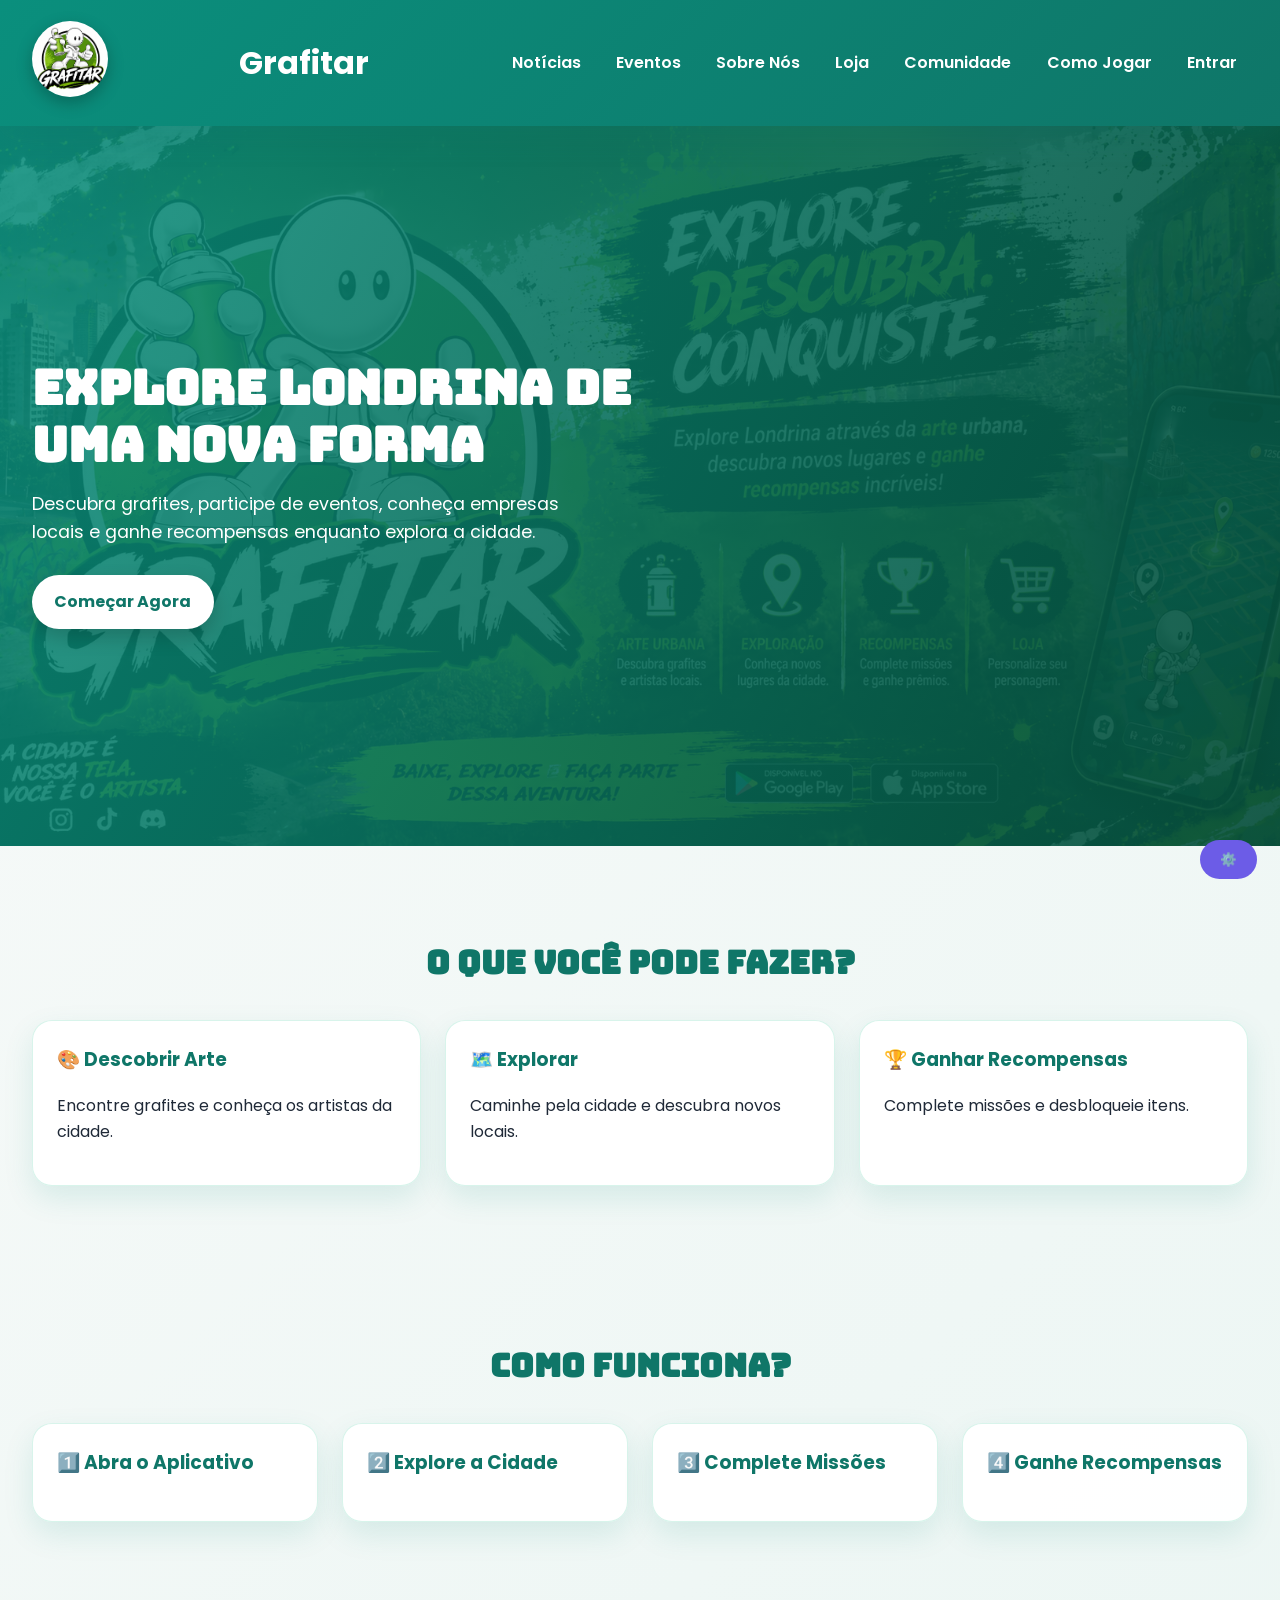
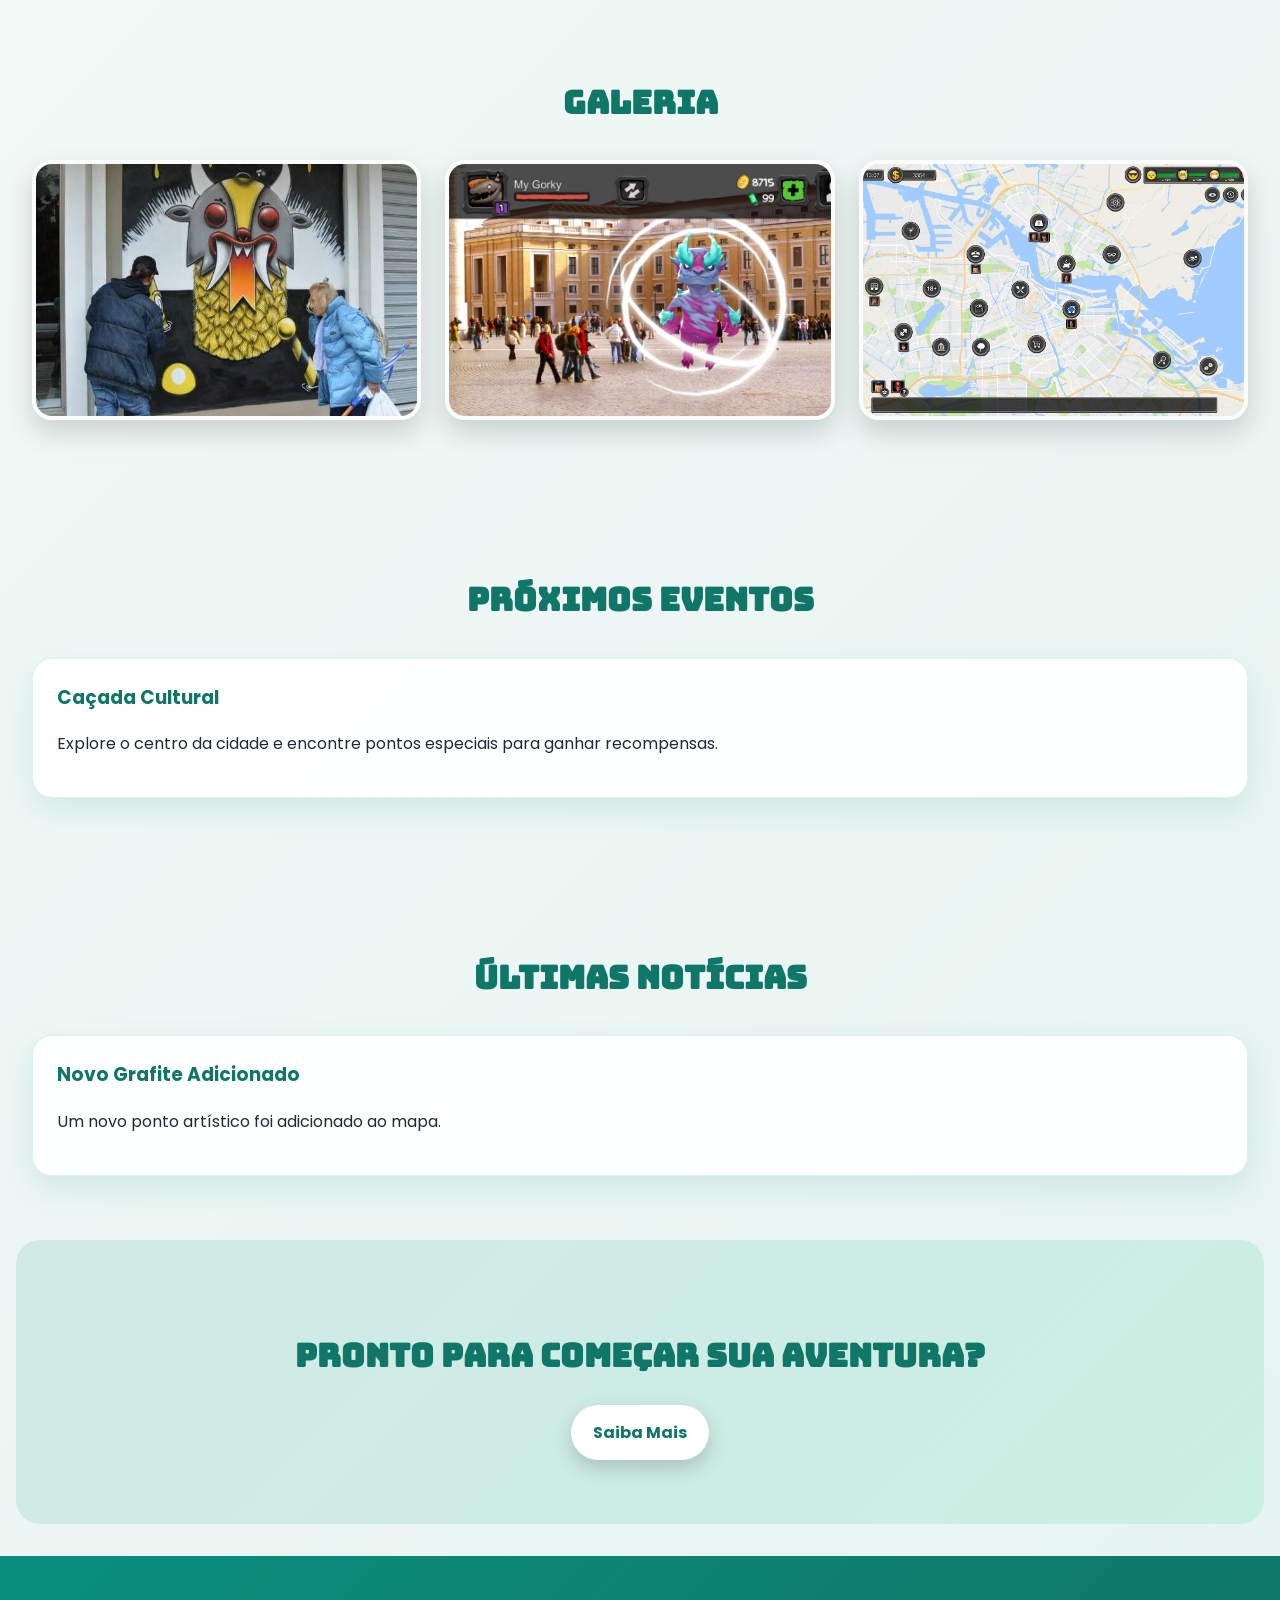
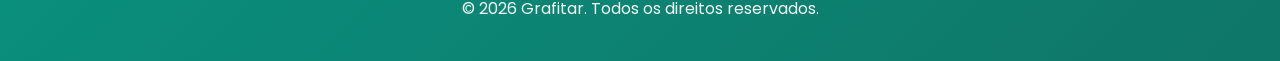
<file: index.html>
<!DOCTYPE html>
<html lang="pt-BR">
<head>
    <meta charset="UTF-8">
    <meta name="viewport" content="width=device-width, initial-scale=1.0">
    <title>Grafitar</title>
    <link rel="stylesheet" href="i.css">
</head>
<body>

    <header>
        <a href="index.html">
            <img src="./imagens/logo.png" alt="Logo Grafitar" id="logo">
        </a>
        <h1 id="oi">Grafitar</h1>

        <nav>
            <a href="noticias.html" id="linkNoticias">Notícias</a>
            <a href="eventos.html" id="linkEventos">Eventos</a>
            <a href="desen.html" id="linkSobre">Sobre Nós</a>
            <a href="loja.html" id="linkLoja">Loja</a>
            <a href="comunidade.html" id="linkComunidade">Comunidade</a>
            <a href="comojogar.html" id="linkComoJogar">Como Jogar</a>
            <a href="entrar.html" id="linkEntrar">Entrar</a>
        </nav>
    </header>



    <section class="hero">

        <div class="hero-texto">
            <h1 id="heroTitulo">Explore Londrina de uma Nova Forma</h1>

            <p id="heroTexto">
                Descubra grafites, participe de eventos,
                conheça empresas locais e ganhe recompensas
                enquanto explora a cidade.
            </p>

            <a href="comojogar.html" class="btn" id="heroBotao">
                Começar Agora
            </a>
        </div>

    </section>



    <section class="recursos">

        <h2 id="recursosTitulo">O que você pode fazer?</h2>

        <div class="cards">

            <div class="card">
                <h3 id="card1Titulo">🎨 Descobrir Arte</h3>
                <p id="card1Texto">
                    Encontre grafites e conheça os artistas
                    da cidade.
                </p>
            </div>

            <div class="card">
                <h3 id="card2Titulo">🗺️ Explorar</h3>
                <p id="card2Texto">
                    Caminhe pela cidade e descubra novos locais.
                </p>
            </div>

            <div class="card">
                <h3 id="card3Titulo">🏆 Ganhar Recompensas</h3>
                <p id="card3Texto">
                    Complete missões e desbloqueie itens.
                </p>
            </div>

        </div>

    </section>

    <section class="funciona">

        <h2 id="funcionaTitulo">Como Funciona?</h2>

        <div class="passos">

            <div class="passo">
                <h3 id="passo1Titulo">1️⃣ Abra o Aplicativo</h3>
            </div>

            <div class="passo">
                <h3 id="passo2Titulo">2️⃣ Explore a Cidade</h3>
            </div>

            <div class="passo">
                <h3 id="passo3Titulo">3️⃣ Complete Missões</h3>
            </div>

            <div class="passo">
                <h3 id="passo4Titulo">4️⃣ Ganhe Recompensas</h3>
            </div>

        </div>

    </section>


    <section class="galeria">

        <h2 id="galeriaTitulo">Galeria</h2>

        <div class="imagens">

            <img src="./imagens/grafite.jpg" alt="">
            <img src="./imagens/boss.jpg" alt="">
            <img src="./imagens/locais.jpg" alt="">

        </div>

    </section>


    <section class="eventos">

        <h2 id="eventosTitulo">Próximos Eventos</h2>

        <div class="evento">

            <h3 id="eventoTitulo">Caçada Cultural</h3>

            <p id="eventoTexto">
                Explore o centro da cidade e encontre pontos
                especiais para ganhar recompensas.
            </p>

        </div>

    </section>



    <section class="noticias">

        <h2 id="noticiasTitulo">Últimas Notícias</h2>

        <div class="noticia">

            <h3 id="noticiaTitulo">Novo Grafite Adicionado</h3>

            <p id="noticiaTexto">
                Um novo ponto artístico foi adicionado ao mapa.
            </p>

        </div>

    </section>



    <section class="cta">

        <h2 id="ctaTitulo">
            Pronto para começar sua aventura?
        </h2>

        <a href="comojogar.html" class="btn" id="ctaBotao">
            Saiba Mais
        </a>

    </section>

    <div class="container1" id="container1">  
        <button id="toggleBtn" class="main-btn">
            ⚙️
        </button>

        
        <div id="menu3" class="menu3 hidden">
            <button id="lightModeBtn">Light Mode</button>
            <button id="darkModeBtn">Dark Mode</button>
            <button id="us">Inglês</button>
            <button id="pt">Português</button>
            <button id="es">Español</button>
            <button id="jp">日本語</button>
        </div>
    </div>

    <footer>
        <p id="footerTexto">
            © 2026 Grafitar. Todos os direitos reservados.
        </p>
    </footer>

    
</body>
    <script src="js.js"></script>
</html>
</file>
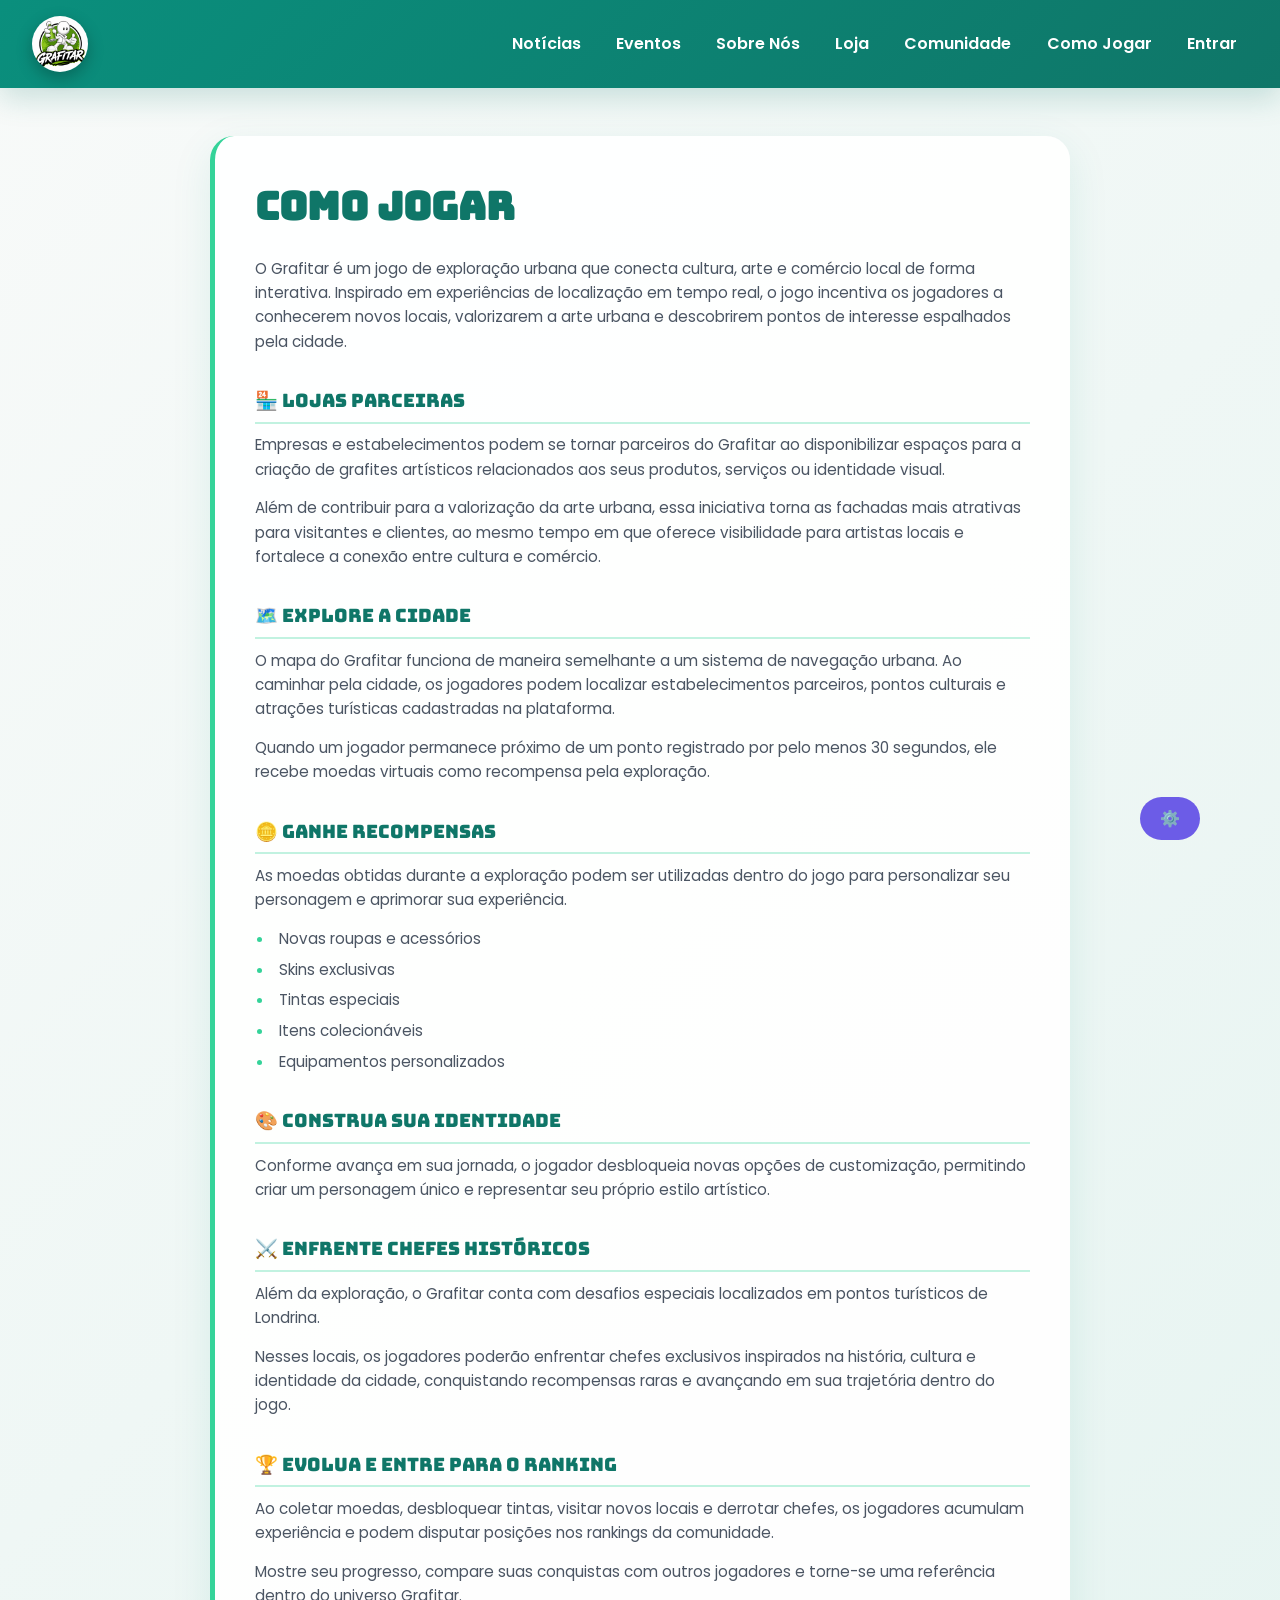
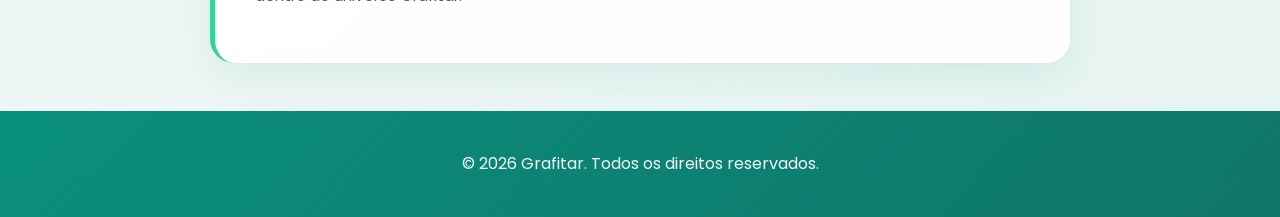
<file: comojogar.html>
<!DOCTYPE html>
<html lang="en">
<head>
    <meta charset="UTF-8">
    <meta name="viewport" content="width=device-width, initial-scale=1.0">
    <title>Document</title>
   <link rel="stylesheet" href="como.css">
</head>
<body>
    <header>

        <div class="logo">
            <a href="index.html">
                <img src="./imagens/logo.png" alt="Logo Grafitar" id="logo">
            </a>
        </div>

        <nav>
            <a href="noticias.html" id="linkNoticias">Notícias</a>
            <a href="eventos.html" id="linkEventos">Eventos</a>
            <a href="desen.html" id="linkSobre">Sobre Nós</a>
            <a href="loja.html" id="linkLoja">Loja</a>
            <a href="comunidade.html" id="linkComunidade">Comunidade</a>
            <a href="comojogar.html" id="linkComoJogar">Como Jogar</a>
            <a href="entrar.html" id="linkEntrar">Entrar</a>
        </nav>

    </header>


<section class="como-jogar">

    <h1>Como Jogar</h1>

    <p>
        O Grafitar é um jogo de exploração urbana que conecta cultura, arte e comércio local
        de forma interativa. Inspirado em experiências de localização em tempo real,
        o jogo incentiva os jogadores a conhecerem novos locais, valorizarem a arte urbana
        e descobrirem pontos de interesse espalhados pela cidade.
    </p>

    <h2>🏪 Lojas Parceiras</h2>

    <p>
        Empresas e estabelecimentos podem se tornar parceiros do Grafitar ao disponibilizar
        espaços para a criação de grafites artísticos relacionados aos seus produtos,
        serviços ou identidade visual.
    </p>

    <p>
        Além de contribuir para a valorização da arte urbana, essa iniciativa torna as fachadas
        mais atrativas para visitantes e clientes, ao mesmo tempo em que oferece visibilidade
        para artistas locais e fortalece a conexão entre cultura e comércio.
    </p>

    <h2>🗺️ Explore a Cidade</h2>

    <p>
        O mapa do Grafitar funciona de maneira semelhante a um sistema de navegação urbana.
        Ao caminhar pela cidade, os jogadores podem localizar estabelecimentos parceiros,
        pontos culturais e atrações turísticas cadastradas na plataforma.
    </p>

    <p>
        Quando um jogador permanece próximo de um ponto registrado por pelo menos
        30 segundos, ele recebe moedas virtuais como recompensa pela exploração.
    </p>

    <h2>🪙 Ganhe Recompensas</h2>

    <p>
        As moedas obtidas durante a exploração podem ser utilizadas dentro do jogo para
        personalizar seu personagem e aprimorar sua experiência.
    </p>

    <ul>
        <li>Novas roupas e acessórios</li>
        <li>Skins exclusivas</li>
        <li>Tintas especiais</li>
        <li>Itens colecionáveis</li>
        <li>Equipamentos personalizados</li>
    </ul>

    <h2>🎨 Construa Sua Identidade</h2>

    <p>
        Conforme avança em sua jornada, o jogador desbloqueia novas opções de customização,
        permitindo criar um personagem único e representar seu próprio estilo artístico.
    </p>

    <h2>⚔️ Enfrente Chefes Históricos</h2>

    <p>
        Além da exploração, o Grafitar conta com desafios especiais localizados em pontos
        turísticos de Londrina.
    </p>

    <p>
        Nesses locais, os jogadores poderão enfrentar chefes exclusivos inspirados na
        história, cultura e identidade da cidade, conquistando recompensas raras e
        avançando em sua trajetória dentro do jogo.
    </p>

    <h2>🏆 Evolua e Entre para o Ranking</h2>

    <p>
        Ao coletar moedas, desbloquear tintas, visitar novos locais e derrotar chefes,
        os jogadores acumulam experiência e podem disputar posições nos rankings da comunidade.
    </p>

    <p>
        Mostre seu progresso, compare suas conquistas com outros jogadores e torne-se uma
        referência dentro do universo Grafitar.
    </p>

</section>


    <div class="container1">
        <button id="toggleBtn" class="main-btn">⚙️</button>

        <div id="menu3" class="menu3 hidden">
            <button id="lightModeBtn">Light Mode</button>
            <button id="darkModeBtn">Dark Mode</button>
            <button id="us">Inglês</button>
            <button id="pt">Português</button>
            <button id="es">Español</button>
            <button id="jp">日本語</button>
        </div>
    </div>

    <footer>
        <p>© 2026 Grafitar. Todos os direitos reservados.</p>
    </footer>



</body>
<script src="como.js"></script>
</html>
</file>
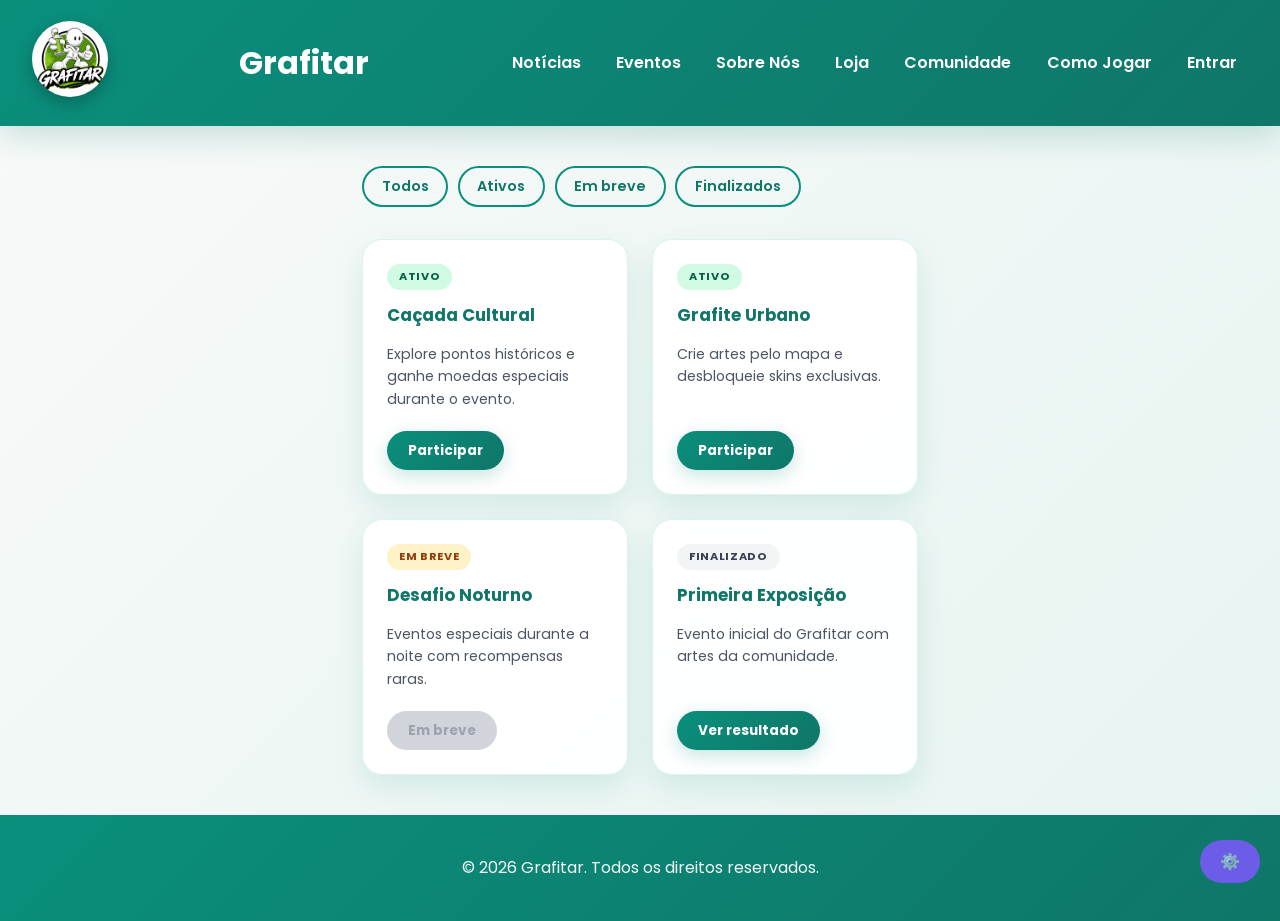
<file: eventos.html>
<!DOCTYPE html>
<html lang="pt-br">
<head>
  <meta charset="UTF-8">
  <meta name="viewport" content="width=device-width, initial-scale=1.0">
  <title>Grafitar - Eventos</title>
  <link rel="stylesheet" href="eventos.css">
</head>

<body>

<header>
        <a href="index.html">
            <img src="./imagens/logo.png" alt="Logo Grafitar" id="logo">
        </a>
        <h1 id="oi">Grafitar</h1>

        <nav>
            <a href="noticias.html" id="linkNoticias">Notícias</a>
            <a href="eventos.html" id="linkEventos">Eventos</a>
            <a href="desen.html" id="linkSobre">Sobre Nós</a>
            <a href="loja.html" id="linkLoja">Loja</a>
            <a href="comunidade.html" id="linkComunidade">Comunidade</a>
            <a href="comojogar.html" id="linkComoJogar">Como Jogar</a>
            <a href="entrar.html" id="linkEntrar">Entrar</a>
        </nav>
</header>

<main class="page-content">
  <div class="container">

    <div class="tabs">
      <div class="tab" data-filtro="todos">Todos</div>
      <div class="tab" data-filtro="ativos">Ativos</div>
      <div class="tab" data-filtro="breve">Em breve</div>
      <div class="tab" data-filtro="finalizados">Finalizados</div>
    </div>

    <div class="eventos">

      <div class="card ativo">
        <span class="status ativo">ATIVO</span>
        <h3>Caçada Cultural</h3>
        <p>Explore pontos históricos e ganhe moedas especiais durante o evento.</p>
        <button>Participar</button>
      </div>

      <div class="card ativo">
        <span class="status ativo">ATIVO</span>
        <h3>Grafite Urbano</h3>
        <p>Crie artes pelo mapa e desbloqueie skins exclusivas.</p>
        <button>Participar</button>
      </div>

      <div class="card breve">
        <span class="status breve">EM BREVE</span>
        <h3>Desafio Noturno</h3>
        <p>Eventos especiais durante a noite com recompensas raras.</p>
        <button disabled>Em breve</button>
      </div>

      <div class="card finalizado">
        <span class="status finalizado">FINALIZADO</span>
        <h3>Primeira Exposição</h3>
        <p>Evento inicial do Grafitar com artes da comunidade.</p>
        <button>Ver resultado</button>
      </div>

    </div>

  </div>

  <div class="container1" id="container1">  
      <button id="toggleBtn" class="main-btn">
          ⚙️
      </button>

      <div id="menu3" class="menu3 hidden">
          <button id="lightModeBtn">Light Mode</button>
          <button id="darkModeBtn">Dark Mode</button>
          <button id="us">Inglês</button>
          <button id="pt">Português</button>
          <button id="es">Español</button>
          <button id="jp">日本語</button>
      </div>
  </div>
</main>

<footer>
  <p id="footerTexto">
      © 2026 Grafitar. Todos os direitos reservados.
  </p>
</footer>

</body>
<script src="eventos.js"></script>
</html>
</file>
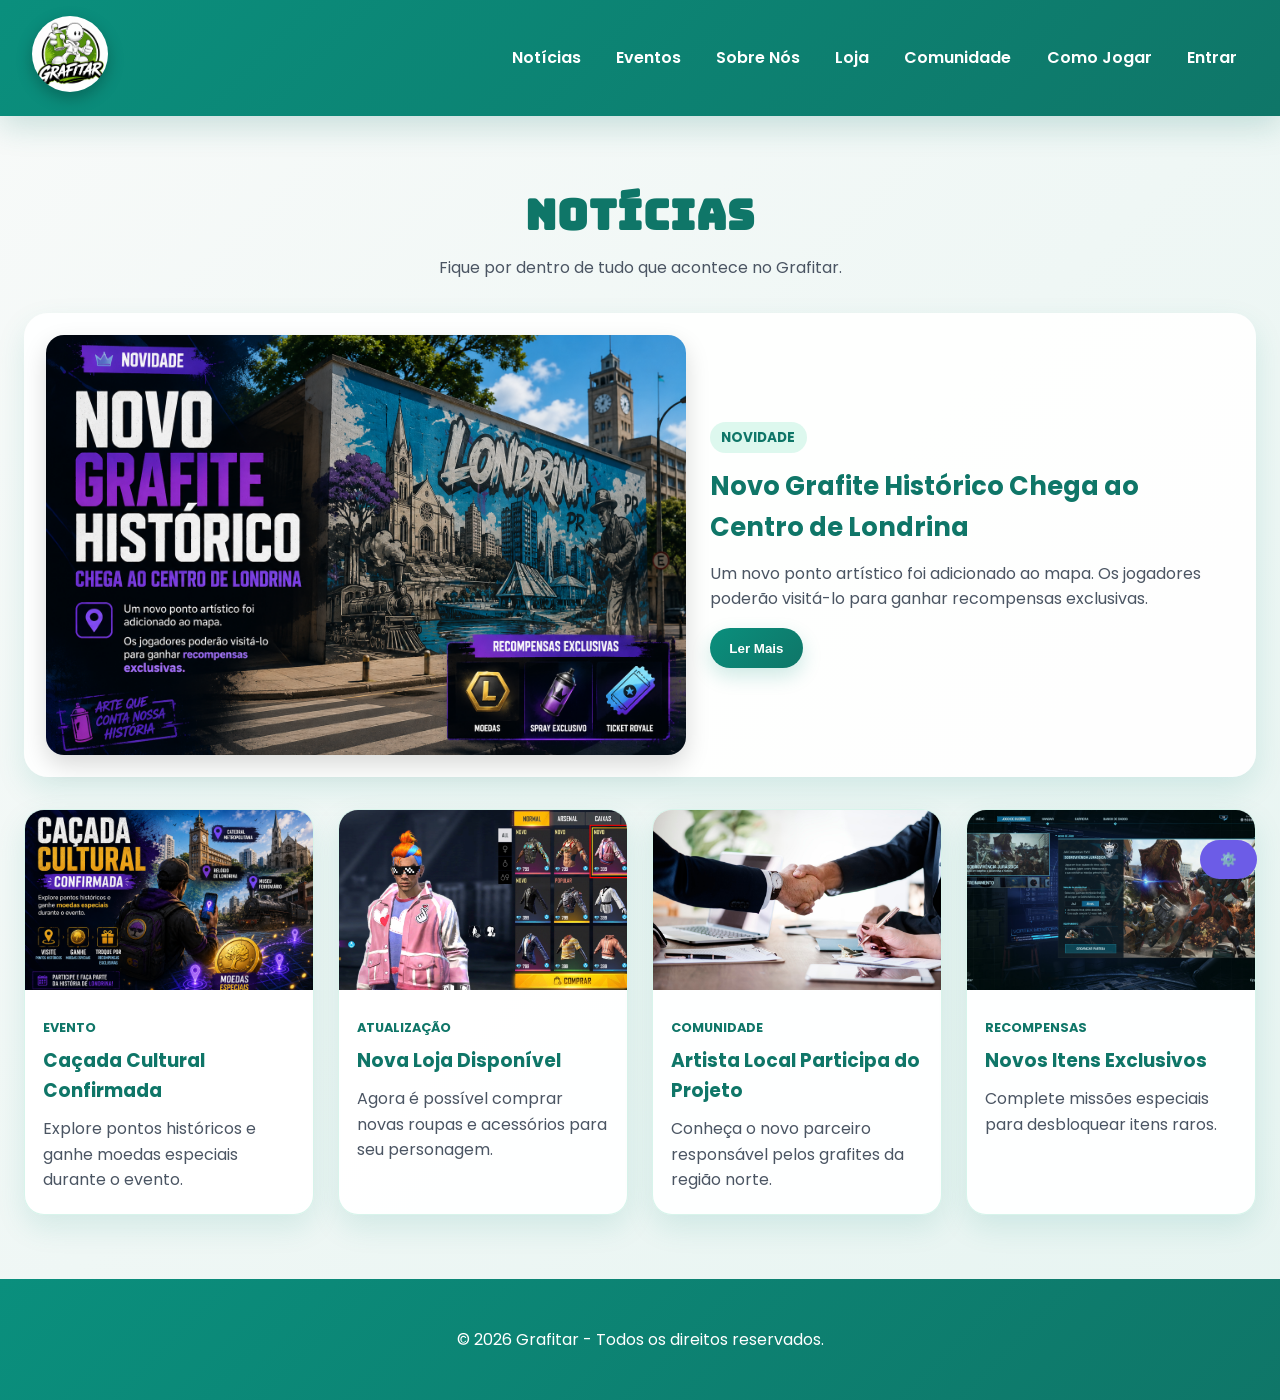
<file: noticias.html>
<!DOCTYPE html>
<html lang="pt-BR">
<head>
    <meta charset="UTF-8">
    <meta name="viewport" content="width=device-width, initial-scale=1.0">
    <title>Notícias - Grafitar</title>
    <link rel="stylesheet" href="noticias.css">
</head>
<body>

    <header>

        <div class="logo">
            <a href="index.html">
                <img src="./imagens/logo.png" alt="Logo Grafitar" id="logo">
            </a>
        </div>

        <nav>
            <a href="noticias.html" id="linkNoticias">Notícias</a>
            <a href="eventos.html" id="linkEventos">Eventos</a>
            <a href="desen.html" id="linkSobre">Sobre Nós</a>
            <a href="loja.html" id="linkLoja">Loja</a>
            <a href="comunidade.html" id="linkComunidade">Comunidade</a>
            <a href="comojogar.html" id="linkComoJogar">Como Jogar</a>
            <a href="entrar.html" id="linkEntrar">Entrar</a>
        </nav>

    </header>

    <main>

        <section class="titulo">
            <h1 id="noticiasPrincipalTitulo">NOTÍCIAS</h1>
            <p id="noticiasPrincipalSubtitulo">Fique por dentro de tudo que acontece no Grafitar.</p>
        </section>

        <section class="destaque">

            <img src="./imagens/noticia-destaque.jpg" alt="Notícia Destaque">

            <div class="texto-destaque">
                <span id="destaqueTag">NOVIDADE</span>

                <h2 id="destaceTitulo">
                    Novo Grafite Histórico Chega ao Centro de Londrina
                </h2>

                <p id="destaqueTexto">
                    Um novo ponto artístico foi adicionado ao mapa.
                    Os jogadores poderão visitá-lo para ganhar
                    recompensas exclusivas.
                </p>

                <button id="destaqueBotao">Ler Mais</button>
            </div>

        </section>

        <section class="noticias">

            <article class="card">

                <img src="./imagens/img1.jpg" alt="">

                <div class="conteudo">

                    <span id="card1Tag">EVENTO</span>

                    <h3 id="card1Titulo">Caçada Cultural Confirmada</h3>

                    <p id="card1Texto">
                        Explore pontos históricos e ganhe moedas
                        especiais durante o evento.
                    </p>

                </div>

            </article>

            <article class="card">

                <img src="./imagens/img2.jpg" alt="">

                <div class="conteudo">

                    <span id="card2Tag">ATUALIZAÇÃO</span>

                    <h3 id="card2Titulo">Nova Loja Disponível</h3>

                    <p id="card2Texto">
                        Agora é possível comprar novas roupas
                        e acessórios para seu personagem.
                    </p>

                </div>

            </article>

            <article class="card">

                <img src="./imagens/img3.jpg" alt="">

                <div class="conteudo">

                    <span id="card3Tag">COMUNIDADE</span>

                    <h3 id="card3Titulo">Artista Local Participa do Projeto</h3>

                    <p id="card3Texto">
                        Conheça o novo parceiro responsável
                        pelos grafites da região norte.
                    </p>

                </div>

            </article>

            <article class="card">

                <img src="./imagens/img4.jpg" alt="">

                <div class="conteudo">

                    <span id="card4Tag">RECOMPENSAS</span>

                    <h3 id="card4Titulo">Novos Itens Exclusivos</h3>

                    <p id="card4Texto">
                        Complete missões especiais para desbloquear
                        itens raros.
                    </p>

                </div>

            </article>

        </section>

    </main>

    <div class="container1" id="container1">  
        <button id="toggleBtn" class="main-btn">
            ⚙️
        </button>

        
        <div id="menu3" class="menu3 hidden">
            <button id="lightModeBtn">Light Mode</button>
            <button id="darkModeBtn">Dark Mode</button>
            <button id="us">Inglês</button>
            <button id="pt">Português</button>
            <button id="es">Español</button>
            <button id="jp">日本語</button>
        </div>
    </div>

    <footer>

        <p id="footerTexto">
            © 2026 Grafitar - Todos os direitos reservados.
        </p>

    </footer>

</body>
    <script src="noticias.js"></script>
</html>
</file>
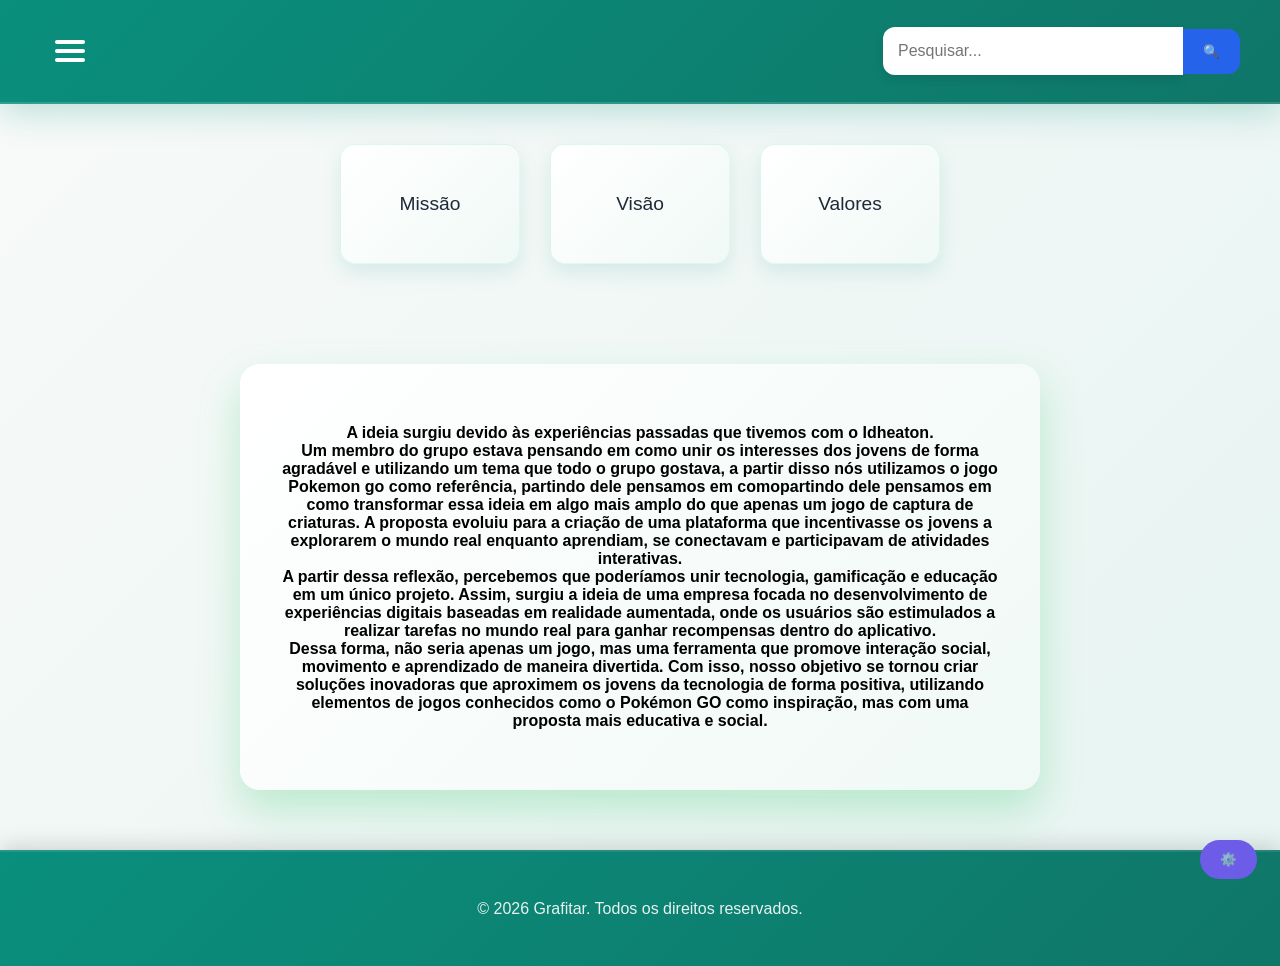
<file: sobre.html>
<!DOCTYPE html>
<html lang="en">
<head>
    <meta charset="UTF-8">
    <meta name="viewport" content="width=device-width, initial-scale=1.0">
    <title>Document</title>
    <link rel="stylesheet" href="sobre.css">
</head>
<body>
    <header>
        <nav>
            <div class="hamburger" id="hamburger">
                <div></div>
                <div></div>
                <div></div>
            </div>
        </nav>


        <div class="menu" id="menu">
            <a id="linkHome" href="i.html">Home</a>
            <a id="linkDesenvolvimento" href="desen.html">Desenvolvimento</a>
            <a id="linkSobre" href="sobre.html">Sobre</a>
            <a id="linkComoJogar" href="comojogar.html">Como Jogar</a>
        </div>

        <div class="pesquisa">

            <input 
                type="text" 
                id="barraPesquisa"
                placeholder="Pesquisar..."
            >

            <button onclick="pesquisar()">
                🔍
            </button>

        </div>
    </header>


    <div class="container" id="container">
        <div class="card" onclick="abrirCard1('Missão')">Missão</div>
        <div class="card" onclick="abrirCard2('Visão')">Visão</div>
        <div class="card" onclick="abrirCard3('Valores')">Valores</div>
    </div>

        <div class="modal1" id="modal1" onclick="fecharCard1(event)">
        <div class="modal-content">
            <span class="fechar" onclick="fecharCard1(event)">&times;</span>
            <h2 id="titulo1"></h2>
            <p>incentivar o comércio de rua em londrina, focando nos jovens, fazendo com que eles descubram mais lojas e assim aumentando o lucro gerado pelo comércio.</p>
        </div>
    </div>

    <div class="modal2" id="modal2" onclick="fecharCard2(event)">
        <div class="modal-content">
            <span class="fechar" onclick="fecharCard2(event)">&times;</span>
            <h2 id="titulo2">Visão</h2>
            <p>Visamos alcançar lucro o suficiente para fazer parcerias e expandir o nosso produto ao redor do país e talvez do mundo, até o ponto em que ele estabilize e gere lucro de forma estável.</p>
        </div>
    </div>
    <div class="modal3" id="modal3" onclick="fecharCard3(event)">
        <div class="modal-content">
            <span class="fechar" onclick="fecharCard3(event)">&times;</span>
            <h2 id="titulo3">Valores</h2>
            <p>Nós acreditamos que com os métodos convencionais seria muito difícil fazer com que os jovens explorem a cidade por conta própria, assim desenvolvemos um app que une as carências do comércio com nosso ideal de espalhar diversão.</p>
        </div>
    </div>



    <h1>
        A ideia surgiu devido às experiências passadas que tivemos com o Idheaton.<br>
        Um membro do grupo estava pensando em como unir os interesses dos jovens de forma agradável e utilizando um tema que todo o grupo gostava, a partir disso nós utilizamos o jogo Pokemon go como referência, partindo dele pensamos em comopartindo dele pensamos em como transformar essa ideia em algo mais amplo do que apenas um jogo de captura de criaturas. A proposta evoluiu para a criação de uma plataforma que incentivasse os jovens a explorarem o mundo real enquanto aprendiam, se conectavam e participavam de atividades interativas.<br>

        A partir dessa reflexão, percebemos que poderíamos unir tecnologia, gamificação e educação em um único projeto. Assim, surgiu a ideia de uma empresa focada no desenvolvimento de experiências digitais baseadas em realidade aumentada, onde os usuários são estimulados a realizar tarefas no mundo real para ganhar recompensas dentro do aplicativo.<br>

        Dessa forma, não seria apenas um jogo, mas uma ferramenta que promove interação social, movimento e aprendizado de maneira divertida. Com isso, nosso objetivo se tornou criar soluções inovadoras que aproximem os jovens da tecnologia de forma positiva, utilizando elementos de jogos conhecidos como o Pokémon GO como inspiração, mas com uma proposta mais educativa e social.<br>
    </h1>

    <div class="container1" id="container1">  
        <button id="toggleBtn" class="main-btn">
            ⚙️
        </button>

        
        <div id="menu3" class="menu3 hidden">
            <button id="lightModeBtn">Light Mode</button>
            <button id="darkModeBtn">Dark Mode</button>
            <button id="us">Inglês</button>
            <button id="pt">Português</button>
            <button id="es">Español</button>
            <button id="jp">日本語</button>
        </div>
    </div>


    <footer>
        <p id="footerTexto">© 2026 Grafitar. Todos os direitos reservados.</p>
    </footer>
    
</body>
<script src="jsSobre.js"></script>
</html>
</file>
<file: i.css>
@import url('https://fonts.googleapis.com/css2?family=Poppins:wght@300;400;600;700&display=swap');
@import url('https://fonts.googleapis.com/css2?family=Bungee&display=swap');

:root {
    --verde: #0A8F7D;
    --verde-escuro: #0F7668;
    --verde-claro: #34D399;
    --fundo: #F8FAF9;
    --fundo-2: #E6F4F1;
    --texto: #1F2937;
    --branco: #FFFFFF;
}

* {
    box-sizing: border-box;
}

body {
    margin: 0;
    padding: 0;
    font-family: 'Poppins', sans-serif;
    background: linear-gradient(135deg, var(--fundo) 0%, var(--fundo-2) 100%);
    min-height: 100vh;
    color: var(--texto);
    line-height: 1.6;
}

header {
    display: flex;
    justify-content: space-between;
    align-items: center;
    padding: 1rem 2rem;
    background: linear-gradient(135deg, var(--verde) 0%, var(--verde-escuro) 100%);
    box-shadow: 0 10px 30px rgba(15, 118, 104, 0.2);
    position: sticky;
    top: 0;
    z-index: 1000;
}

header a {
    text-decoration: none;
    color: var(--branco);
}

nav {
    display: flex;
    flex-wrap: wrap;
    gap: 0.8rem;
    justify-content: flex-end;
}

nav a {
    font-weight: 600;
    padding: 0.45rem 0.7rem;
    border-radius: 999px;
    transition: background 0.3s ease, transform 0.2s ease;
}

nav a:hover {
    background: rgba(255, 255, 255, 0.16);
    transform: translateY(-1px);
}

#logo {
    width: 76px;
    height: 76px;
    border-radius: 50%;
    object-fit: cover;
    box-shadow: 0 6px 16px rgba(0, 0, 0, 0.25);
}

.hero {
    padding: 5rem 2rem 4rem;
    min-height: 80vh;
    display: flex;
    align-items: center;
    justify-content: flex-start;
    background:
        linear-gradient(115deg, rgba(10, 143, 125, 0.88), rgba(6, 78, 59, 0.92)),
        url("./imagens/banner.png") center/cover no-repeat;
    color: var(--branco);
}

.hero-texto {
    max-width: 650px;
}

.hero-texto h1 {
    font-family: 'Bungee', cursive;
    font-size: clamp(2rem, 4vw, 3rem);
    margin: 0 0 1rem;
    line-height: 1.2;
    color: var(--branco);
    text-align: left;
}

.hero-texto p {
    font-size: 1.1rem;
    margin: 0 0 1.8rem;
    max-width: 560px;
}

.btn {
    display: inline-block;
    padding: 0.9rem 1.4rem;
    background: var(--branco);
    color: var(--verde-escuro);
    font-weight: 700;
    border-radius: 999px;
    text-decoration: none;
    box-shadow: 0 8px 20px rgba(0, 0, 0, 0.18);
    transition: transform 0.3s ease, box-shadow 0.3s ease;
}

.btn:hover {
    transform: translateY(-3px);
    box-shadow: 0 12px 24px rgba(0, 0, 0, 0.24);
}

section {
    padding: 4rem 2rem;
}

section h2 {
    text-align: center;
    margin-bottom: 2rem;
    font-size: 2rem;
    color: var(--verde-escuro);
    font-family: 'Bungee', cursive;
}

.cards,
.passos {
    display: grid;
    gap: 1.5rem;
    grid-template-columns: repeat(auto-fit, minmax(220px, 1fr));
}

.card,
.passo,
.evento,
.noticia {
    background: rgba(255, 255, 255, 0.95);
    border: 1px solid rgba(16, 185, 129, 0.16);
    border-radius: 20px;
    padding: 1.5rem;
    box-shadow: 0 12px 30px rgba(10, 143, 125, 0.12);
    transition: transform 0.3s ease, box-shadow 0.3s ease;
}

.card:hover,
.passo:hover,
.evento:hover,
.noticia:hover {
    transform: translateY(-6px);
    box-shadow: 0 18px 34px rgba(10, 143, 125, 0.18);
}

.card h3,
.passo h3,
.evento h3,
.noticia h3 {
    margin-top: 0;
    color: var(--verde-escuro);
}

.imagens {
    display: grid;
    gap: 1.5rem;
    grid-template-columns: repeat(auto-fit, minmax(220px, 1fr));
}

.imagens img {
    width: 100%;
    height: 260px;
    object-fit: cover;
    border-radius: 20px;
    box-shadow: 0 12px 28px rgba(0, 0, 0, 0.16);
    border: 4px solid rgba(255, 255, 255, 0.75);
}

.cta {
    text-align: center;
    background: linear-gradient(135deg, rgba(10, 143, 125, 0.12), rgba(52, 211, 153, 0.16));
    border-radius: 24px;
    margin: 0 1rem 2rem;
}

.cta h2 {
    margin-bottom: 1.5rem;
}

footer {
    background: linear-gradient(135deg, var(--verde) 0%, var(--verde-escuro) 100%);
    color: var(--branco);
    text-align: center;
    padding: 2.5rem 1.5rem;
}

footer p {
    margin: 0;
    opacity: 0.95;
}

@media (max-width: 768px) {
    header {
        flex-direction: column;
        gap: 0.75rem;
    }

    nav {
        justify-content: center;
    }

    .hero {
        padding-top: 3rem;
        min-height: auto;
    }

    .hero-texto {
        text-align: center;
        margin: 0 auto;
    }

    .hero-texto h1 {
        text-align: center;
    }

    .hero-texto p {
        margin-left: auto;
        margin-right: auto;
    }
}

h1

footer .redes a{
    color: white;
    text-decoration: none;
    font-size: 18px;
    transition: 0.3s;
}

footer .redes a:hover{
    transform: translateY(-3px);
    opacity: 0.8;
}

@media (max-width: 768px) {

    .container {
        grid-template-columns: repeat(auto-fit, minmax(150px, 1fr));
        padding: 20px;
        gap: 20px;
    }

    .card {
        width: 150px;
        height: 100px;
    }

    header h1 {
        font-size: 2rem;
    }

    #logo {
        width: 60px;
        height: 60px;
    }
}

.dark-mode{
    background: #121212;
    color: #ffffff;
}

.dark-mode header{
    background: #1e1e1e;
}

.dark-mode footer{
    background: #1e1e1e;
}

.dark-mode .card{
    background: #2a2a2a;
    color: #ffffff;
}

.dark-mode .modal-content{
    background: #2a2a2a;
    color: #ffffff;
}
.dark-mode h1{
    color: #ffffff; 
}

.dark-mode .menu3 {
    background: #1f1f1f;
    box-shadow: 0 10px 30px rgba(0,0,0,0.6);
}

.dark-mode .menu3 button {
    background: #333;
    color: #fff;
}

.dark-mode .main-btn {
    background: #4c3bd7;
}


.container1 {
    position: fixed;
    right: 80px;
    bottom: 60px;
    margin: 0;
    z-index: 50;
}

.main-btn {
  padding: 12px 20px;
  background: #6c5ce7;
  color: white;
  border: none;
  cursor: pointer;
  border-radius: 100px;
    position: fixed;
    z-index: 1;
}


.menu3 {
    position: absolute;
    right: 0;
    bottom: calc(100% + 8px);
    display: grid;
    grid-template-columns: 1fr 1fr;
    gap: 10px;
    width: 300px;
    padding: 10px;
    background: white;
    border-radius: 10px;
    box-shadow: 0 10px 30px rgba(0,0,0,0.2);
    z-index: 1000;
}


.menu3 button {
  padding: 10px;
  border: none;
  cursor: pointer;
  background: #eee;
  border-radius: 6px;
}

.menu3 button:hover {
  background: #ddd;
}


.hidden {
  display: none;
}

#oi{
    color: #fff;
}
</file>
<file: como.css>
@import url('https://fonts.googleapis.com/css2?family=Poppins:wght@300;400;600;700&display=swap');
@import url('https://fonts.googleapis.com/css2?family=Bungee&display=swap');

:root {
    --verde: #0A8F7D;
    --verde-escuro: #0F7668;
    --verde-claro: #34D399;
    --fundo: #F8FAF9;
    --fundo-2: #E6F4F1;
    --texto: #1F2937;
    --branco: #FFFFFF;
}

* { box-sizing: border-box; }

body {
    margin: 0;
    padding: 0;
    font-family: 'Poppins', sans-serif;
    background: linear-gradient(135deg, var(--fundo) 0%, var(--fundo-2) 100%);
    min-height: 100vh;
    color: var(--texto);
    line-height: 1.6;
}


header {
    display: flex;
    justify-content: space-between;
    align-items: center;
    padding: 1rem 2rem;
    background: linear-gradient(135deg, var(--verde) 0%, var(--verde-escuro) 100%);
    box-shadow: 0 10px 30px rgba(15, 118, 104, 0.2);
    position: sticky;
    top: 0;
    z-index: 1000;
}

header a { text-decoration: none; color: var(--branco); }

.logo img {
    width: 56px;
    height: 56px;
    border-radius: 50%;
    object-fit: cover;
    box-shadow: 0 6px 16px rgba(0,0,0,0.25);
    display: block;
}

nav {
    display: flex;
    flex-wrap: wrap;
    gap: 0.8rem;
    justify-content: flex-end;
}

nav a {
    font-weight: 600;
    padding: 0.45rem 0.7rem;
    border-radius: 999px;
    transition: background 0.3s ease, transform 0.2s ease;
    color: var(--branco);
    text-decoration: none;
}

nav a:hover {
    background: rgba(255,255,255,0.16);
    transform: translateY(-1px);
}

.como-jogar {
    max-width: 860px;
    margin: 3rem auto;
    padding: 2.5rem;
    background: rgba(255,255,255,0.95);
    border-radius: 24px;
    border-left: 5px solid var(--verde-claro);
    box-shadow: 0 12px 40px rgba(10,143,125,0.10);
}

.como-jogar h1 {
    font-family: 'Bungee', cursive;
    font-size: clamp(1.8rem, 3vw, 2.4rem);
    color: var(--verde-escuro);
    margin: 0 0 1.2rem;
}

.como-jogar h2 {
    font-family: 'Bungee', cursive;
    font-size: 1.15rem;
    color: var(--verde-escuro);
    margin: 2rem 0 0.6rem;
    padding-bottom: 0.4rem;
    border-bottom: 2px solid rgba(52,211,153,0.3);
    font-weight: 400;
}

.como-jogar p {
    font-size: 0.95rem;
    color: #4B5563;
    margin: 0 0 0.9rem;
}

.como-jogar ul {
    margin: 0 0 1rem 1.2rem;
    padding: 0;
    display: flex;
    flex-direction: column;
    gap: 0.4rem;
}

.como-jogar ul li {
    font-size: 0.95rem;
    color: #4B5563;
    padding-left: 0.3rem;
}

.como-jogar ul li::marker {
    color: var(--verde-claro);
}


.container1 {
    position: fixed;
    right: 80px;
    bottom: 60px;
    z-index: 50;
}

.main-btn {
    padding: 12px 20px;
    background: #6c5ce7;
    color: white;
    border: none;
    cursor: pointer;
    border-radius: 100px;
    position: fixed;
    right: 80px;
    bottom: 60px;
    z-index: 51;
    font-size: 1rem;
}

.menu3 {
    position: fixed;
    right: 80px;
    bottom: 110px;
    display: grid;
    grid-template-columns: 1fr 1fr;
    gap: 10px;
    width: 300px;
    padding: 10px;
    background: white;
    border-radius: 10px;
    box-shadow: 0 10px 30px rgba(0,0,0,0.2);
    z-index: 1000;
}

.menu3 button {
    padding: 10px;
    border: none;
    cursor: pointer;
    background: #eee;
    border-radius: 6px;
    font-family: 'Poppins', sans-serif;
}

.menu3 button:hover { background: #ddd; }

.hidden { display: none; }


footer {
    background: linear-gradient(135deg, var(--verde) 0%, var(--verde-escuro) 100%);
    color: var(--branco);
    text-align: center;
    padding: 2.5rem 1.5rem;
    margin-top: 2rem;
}

footer p { margin: 0; opacity: 0.95; }


.dark-mode {
    background: #121212;
    color: #ffffff;
}

.dark-mode header { background: #1e1e1e; }
.dark-mode footer { background: #1e1e1e; }

.dark-mode .como-jogar {
    background: #1e1e1e;
    border-left-color: var(--verde-claro);
    box-shadow: 0 12px 40px rgba(0,0,0,0.4);
}

.dark-mode .como-jogar h1,
.dark-mode .como-jogar h2 { color: var(--verde-claro); }

.dark-mode .como-jogar p,
.dark-mode .como-jogar li { color: #9CA3AF; }

.dark-mode .como-jogar h2 { border-bottom-color: rgba(52,211,153,0.2); }

.dark-mode .menu3 {
    background: #1f1f1f;
    box-shadow: 0 10px 30px rgba(0,0,0,0.6);
}

.dark-mode .menu3 button { background: #333; color: #fff; }
.dark-mode .main-btn { background: #4c3bd7; }


@media (max-width: 768px) {
    header {
        flex-direction: column;
        gap: 0.75rem;
    }

    nav { justify-content: center; }

    .como-jogar {
        margin: 1.5rem 1rem;
        padding: 1.5rem 1.2rem;
    }

    .main-btn { right: 16px; bottom: 24px; }
    .menu3     { right: 16px; bottom: 80px; width: 260px; }
}
</file>
<file: eventos.css>
@import url('https://fonts.googleapis.com/css2?family=Poppins:wght@300;400;600;700&display=swap');
@import url('https://fonts.googleapis.com/css2?family=Bungee&display=swap');

:root {
    --verde: #0A8F7D;
    --verde-escuro: #0F7668;
    --verde-claro: #34D399;
    --fundo: #F8FAF9;
    --fundo-2: #E6F4F1;
    --texto: #1F2937;
    --branco: #FFFFFF;
}

* {
    box-sizing: border-box;
}

body {
    margin: 0;
    padding: 0;
    font-family: 'Poppins', sans-serif;
    background: linear-gradient(135deg, var(--fundo) 0%, var(--fundo-2) 100%);
    min-height: 100vh;
    display: flex;
    flex-direction: column;
    color: var(--texto);
    line-height: 1.6;
}

.page-content {
    flex: 1;
    display: flex;
    flex-direction: column;
}



header {
    display: flex;
    justify-content: space-between;
    align-items: center;
    padding: 1rem 2rem;
    background: linear-gradient(135deg, var(--verde) 0%, var(--verde-escuro) 100%);
    box-shadow: 0 10px 30px rgba(15, 118, 104, 0.2);
    position: sticky;
    top: 0;
    z-index: 1000;
}

header a {
    text-decoration: none;
    color: var(--branco);
}

nav {
    display: flex;
    flex-wrap: wrap;
    gap: 0.8rem;
    justify-content: flex-end;
}

nav a {
    font-weight: 600;
    padding: 0.45rem 0.7rem;
    border-radius: 999px;
    transition: background 0.3s ease, transform 0.2s ease;
}

nav a:hover {
    background: rgba(255, 255, 255, 0.16);
    transform: translateY(-1px);
}

#logo {
    width: 76px;
    height: 76px;
    border-radius: 50%;
    object-fit: cover;
    box-shadow: 0 6px 16px rgba(0, 0, 0, 0.25);
}


.container {
    padding: 2.5rem 2rem;
    max-width: 1100px;
    margin: 0 auto;
}

.tabs {
    display: flex;
    gap: 0.6rem;
    margin-bottom: 2rem;
    flex-wrap: wrap;
}

.tab {
    padding: 0.45rem 1.1rem;
    border-radius: 999px;
    border: 2px solid var(--verde);
    color: var(--verde-escuro);
    font-weight: 600;
    font-size: 0.9rem;
    cursor: pointer;
    transition: background 0.25s ease, color 0.25s ease, transform 0.2s ease;
    user-select: none;
}

.tab:hover,
.tab.ativo {
    background: var(--verde);
    color: var(--branco);
    transform: translateY(-1px);
}


.eventos {
    display: grid;
    gap: 1.5rem;
    grid-template-columns: repeat(auto-fit, minmax(220px, 1fr));
}


.card {
    background: rgba(255, 255, 255, 0.95);
    border: 1px solid rgba(16, 185, 129, 0.16);
    border-radius: 20px;
    padding: 1.5rem;
    box-shadow: 0 12px 30px rgba(10, 143, 125, 0.12);
    transition: transform 0.3s ease, box-shadow 0.3s ease;
    display: flex;
    flex-direction: column;
    gap: 0.5rem;
}

.card:hover {
    transform: translateY(-6px);
    box-shadow: 0 18px 34px rgba(10, 143, 125, 0.18);
}

.card h3 {
    margin: 0.2rem 0 0.4rem;
    color: var(--verde-escuro);
    font-size: 1.05rem;
}

.card p {
    font-size: 0.88rem;
    color: #4B5563;
    margin: 0 0 0.8rem;
    flex: 1;
}


.status {
    display: inline-block;
    font-size: 0.7rem;
    font-weight: 700;
    padding: 0.25rem 0.75rem;
    border-radius: 999px;
    letter-spacing: 0.06em;
    width: fit-content;
}

.status.ativo {
    background: #D1FAE5;
    color: #065F46;
}

.status.breve {
    background: #FEF3C7;
    color: #92400E;
}

.status.finalizado {
    background: #F3F4F6;
    color: #374151;
}


.card button {
    display: inline-block;
    padding: 0.6rem 1.3rem;
    background: linear-gradient(135deg, var(--verde) 0%, var(--verde-escuro) 100%);
    color: var(--branco);
    font-family: 'Poppins', sans-serif;
    font-weight: 700;
    font-size: 0.85rem;
    border: none;
    border-radius: 999px;
    cursor: pointer;
    box-shadow: 0 6px 18px rgba(10, 143, 125, 0.22);
    transition: transform 0.2s ease, box-shadow 0.2s ease;
    align-self: flex-start;
}

.card button:hover:not(:disabled) {
    transform: translateY(-2px);
    box-shadow: 0 10px 22px rgba(10, 143, 125, 0.3);
}

.card button:disabled {
    background: #D1D5DB;
    color: #9CA3AF;
    box-shadow: none;
    cursor: default;
}


.container1 {
    position: fixed;
    right: 80px;
    bottom: 60px;
    margin: 0;
    z-index: 50;
}

.main-btn {
    padding: 12px 20px;
    background: #6c5ce7;
    color: white;
    border: none;
    cursor: pointer;
    border-radius: 100px;
    position: fixed;
    z-index: 1;
    font-size: 1rem;
}

.menu3 {
    position: absolute;
    right: 0;
    bottom: calc(100% + 8px);
    display: grid;
    grid-template-columns: 1fr 1fr;
    gap: 10px;
    width: 300px;
    padding: 10px;
    background: white;
    border-radius: 10px;
    box-shadow: 0 10px 30px rgba(0, 0, 0, 0.2);
    z-index: 1000;
}

.menu3 button {
    padding: 10px;
    border: none;
    cursor: pointer;
    background: #eee;
    border-radius: 6px;
    font-family: 'Poppins', sans-serif;
}

.menu3 button:hover {
    background: #ddd;
}

.hidden {
    display: none;
}


footer {
    background: linear-gradient(135deg, var(--verde) 0%, var(--verde-escuro) 100%);
    color: var(--branco);
    text-align: center;
    padding: 2.5rem 1.5rem;
}

footer p {
    margin: 0;
    opacity: 0.95;
}

footer .redes a {
    color: white;
    text-decoration: none;
    font-size: 18px;
    transition: 0.3s;
}

footer .redes a:hover {
    transform: translateY(-3px);
    opacity: 0.8;
}


.dark-mode {
    background: #121212;
    color: #ffffff;
}

.dark-mode header {
    background: #1e1e1e;
}

.dark-mode .tab {
    border-color: var(--verde-claro);
    color: var(--verde-claro);
}

.dark-mode .tab:hover,
.dark-mode .tab.ativo {
    background: var(--verde-claro);
    color: #121212;
}

.dark-mode .card {
    background: #2a2a2a;
    color: #ffffff;
}

.dark-mode .card h3 {
    color: var(--verde-claro);
}

.dark-mode .card p {
    color: #9CA3AF;
}

.dark-mode footer {
    background: #1e1e1e;
}

.dark-mode .menu3 {
    background: #1f1f1f;
    box-shadow: 0 10px 30px rgba(0, 0, 0, 0.6);
}

.dark-mode .menu3 button {
    background: #333;
    color: #fff;
}

.dark-mode .main-btn {
    background: #4c3bd7;
}


@media (max-width: 768px) {
    header {
        font-size: 1.1rem;
        padding: 1rem;
    }

    .container {
        padding: 1.5rem 1rem;
    }

    .tabs {
        justify-content: center;
    }

    .eventos {
        grid-template-columns: repeat(auto-fit, minmax(160px, 1fr));
    }

    .container1 {
        right: 16px;
        bottom: 24px;
    }
}

#oi{
    color: #fff;
}
</file>
<file: noticias.css>
@import url('https://fonts.googleapis.com/css2?family=Poppins:wght@300;400;600;700&display=swap');
@import url('https://fonts.googleapis.com/css2?family=Bungee&display=swap');

:root {
    --verde: #0A8F7D;
    --verde-escuro: #0F7668;
    --verde-claro: #34D399;
    --fundo: #F8FAF9;
    --fundo-2: #E6F4F1;
    --texto: #1F2937;
    --branco: #FFFFFF;
}

* {
    box-sizing: border-box;
}

body {
    margin: 0;
    padding: 0;
    font-family: 'Poppins', sans-serif;
    background: linear-gradient(135deg, var(--fundo) 0%, var(--fundo-2) 100%);
    color: var(--texto);
    line-height: 1.6;
}

header {
    display: flex;
    justify-content: space-between;
    align-items: center;
    padding: 1rem 2rem;
    background: linear-gradient(135deg, var(--verde) 0%, var(--verde-escuro) 100%);
    box-shadow: 0 10px 30px rgba(15, 118, 104, 0.2);
    position: sticky;
    top: 0;
    z-index: 1000;
}

.logo img {
    width: 76px;
    height: 76px;
    border-radius: 50%;
    object-fit: cover;
    box-shadow: 0 6px 16px rgba(0, 0, 0, 0.25);
}

nav {
    display: flex;
    flex-wrap: wrap;
    gap: 0.8rem;
}

nav a {
    color: var(--branco);
    text-decoration: none;
    font-weight: 600;
    padding: 0.45rem 0.7rem;
    border-radius: 999px;
    transition: background 0.3s ease, transform 0.2s ease;
}

nav a:hover {
    background: rgba(255, 255, 255, 0.16);
    transform: translateY(-1px);
}

main {
    padding: 2rem 1.5rem 4rem;
}

.titulo {
    text-align: center;
    margin-bottom: 2rem;
}

.titulo h1 {
    font-family: 'Bungee', cursive;
    font-size: clamp(2rem, 4vw, 2.6rem);
    color: var(--verde-escuro);
    margin-bottom: 0.4rem;
    letter-spacing: 1px;
}

.titulo p {
    margin: 0;
    color: #4b5563;
    font-size: 1rem;
}

.destaque {
    display: grid;
    grid-template-columns: 1.1fr 0.9fr;
    gap: 1.5rem;
    background: rgba(255, 255, 255, 0.95);
    border-radius: 24px;
    padding: 1.4rem;
    box-shadow: 0 12px 30px rgba(10, 143, 125, 0.12);
    margin-bottom: 2rem;
}

.destaque img {
    width: 100%;
    height: 420px;
    object-fit: cover;
    border-radius: 18px;
    box-shadow: 0 10px 24px rgba(0, 0, 0, 0.15);
}

.texto-destaque {
    display: flex;
    flex-direction: column;
    justify-content: center;
}

.texto-destaque span {
    display: inline-block;
    width: fit-content;
    padding: 0.3rem 0.7rem;
    border-radius: 999px;
    background: rgba(52, 211, 153, 0.16);
    color: var(--verde-escuro);
    font-size: 0.85rem;
    font-weight: 700;
    margin-bottom: 0.8rem;
}

.texto-destaque h2 {
    margin: 0 0 0.8rem;
    color: var(--verde-escuro);
    font-size: 1.6rem;
}

.texto-destaque p {
    margin: 0 0 1rem;
    color: #4b5563;
}

.texto-destaque button {
    width: fit-content;
    border: none;
    padding: 0.8rem 1.2rem;
    border-radius: 999px;
    background: linear-gradient(135deg, var(--verde) 0%, var(--verde-escuro) 100%);
    color: var(--branco);
    font-weight: 700;
    cursor: pointer;
    transition: transform 0.3s ease, box-shadow 0.3s ease;
    box-shadow: 0 8px 20px rgba(10, 143, 125, 0.2);
}

.texto-destaque button:hover {
    transform: translateY(-3px);
    box-shadow: 0 12px 24px rgba(10, 143, 125, 0.24);
}

.noticias {
    display: grid;
    grid-template-columns: repeat(auto-fit, minmax(240px, 1fr));
    gap: 1.5rem;
}

.card {
    background: rgba(255, 255, 255, 0.95);
    border-radius: 20px;
    overflow: hidden;
    box-shadow: 0 12px 30px rgba(10, 143, 125, 0.12);
    border: 1px solid rgba(16, 185, 129, 0.16);
    transition: transform 0.3s ease, box-shadow 0.3s ease;
}

.card:hover {
    transform: translateY(-6px);
    box-shadow: 0 18px 34px rgba(10, 143, 125, 0.18);
}

.card img {
    width: 100%;
    height: 180px;
    object-fit: cover;
}

.conteudo {
    padding: 1rem 1.1rem 1.3rem;
}

.conteudo span {
    display: inline-block;
    margin-bottom: 0.5rem;
    color: var(--verde-escuro);
    font-size: 0.8rem;
    font-weight: 700;
    text-transform: uppercase;
}

.conteudo h3 {
    margin: 0 0 0.6rem;
    color: var(--verde-escuro);
}

.conteudo p {
    margin: 0;
    color: #4b5563;
}

footer {
    background: linear-gradient(135deg, var(--verde) 0%, var(--verde-escuro) 100%);
    color: var(--branco);
    text-align: center;
    padding: 2rem 1rem;
}

@media (max-width: 768px) {
    header {
        flex-direction: column;
        gap: 0.75rem;
    }

    nav {
        justify-content: center;
    }

    .destaque {
        grid-template-columns: 1fr;
    }

    .destaque img {
        height: 240px;
    }
}

.dark-mode{
    background: #121212;
    color: #ffffff;
}

.dark-mode header{
    background: #1e1e1e;
}

.dark-mode footer{
    background: #1e1e1e;
}

.dark-mode .card{
    background: #2a2a2a;
    color: #ffffff;
}

.dark-mode .modal-content{
    background: #2a2a2a;
    color: #ffffff;
}
.dark-mode h1{
    color: #ffffff; 
}

.dark-mode .menu3 {
    background: #1f1f1f;
    box-shadow: 0 10px 30px rgba(0,0,0,0.6);
}

.dark-mode .menu3 button {
    background: #333;
    color: #fff;
}

.dark-mode .main-btn {
    background: #4c3bd7;
}


.container1 {
    position: fixed;
    right: 80px;
    bottom: 60px;
    margin: 0;
    z-index: 50;
}

.main-btn {
  padding: 12px 20px;
  background: #6c5ce7;
  color: white;
  border: none;
  cursor: pointer;
  border-radius: 100px;
    position: fixed;
    z-index: 1;
}


.menu3 {
    position: absolute;
    right: 0;
    bottom: calc(100% + 8px);
    display: grid;
    grid-template-columns: 1fr 1fr;
    gap: 10px;
    width: 300px;
    padding: 10px;
    background: white;
    border-radius: 10px;
    box-shadow: 0 10px 30px rgba(0,0,0,0.2);
    z-index: 1000;
}


.menu3 button {
  padding: 10px;
  border: none;
  cursor: pointer;
  background: #eee;
  border-radius: 6px;
}

.menu3 button:hover {
  background: #ddd;
}


.hidden {
  display: none;
}
</file>
<file: sobre.css>
@import url('https://fonts.googleapis.com/css2?family=Roboto:wght@300;400;500;700&display=swap');

* {
    margin: 0;
    padding: 0;
    box-sizing: border-box;
}

body {
    font-family: 'Poppins', sans-serif;
    background: linear-gradient(135deg, #F8FAF9 0%, #E6F4F1 100%);
    min-height: 100vh;
    display: flex;
    flex-direction: column;
    color: #333;
}

h1 {
    background: linear-gradient(135deg, #FFFFFF 0%, #F0F9F6 100%);
    padding: 60px 40px;
    border-radius: 20px;
    text-align: center;
    font-size: 1rem;
    color: #000;
    box-shadow: 0 20px 40px rgba(34, 197, 94, 0.25);
    max-width: 800px;
    margin: 60px auto;
    animation: slideInDown 0.6s ease-out;
    position: relative;
    overflow: hidden;
}

h1::before {
    content: '';
    position: absolute;
    top: 0;
    left: -100%;
    width: 100%;
    height: 100%;
    background: linear-gradient(90deg, transparent, rgba(255, 255, 255, 0.3), transparent);
    animation: shimmer 2s infinite;
    text-align: center;
}

@keyframes slideInDown {
    from {
        opacity: 0;
        transform: translateY(-50px);
    }
    to {
        opacity: 1;
        transform: translateY(0);
    }
}

@keyframes shimmer {
    0% { left: -100%; }
    50% { left: 100%; }
    100% { left: 100%; }
}

@media (max-width: 768px) {
    h1 {
        font-size: 2rem;
        padding: 40px 20px;
    }
}

header {
    position: relative;
    display: flex;
    justify-content: space-between;
    align-items: center;
    padding: 25px 40px;
    background: linear-gradient(135deg, #0A8F7D 0%, #0F7668 100%);
    border-bottom: 2px solid rgba(255, 255, 255, 0.15);
    box-shadow: 0 8px 32px rgba(10, 143, 125, 0.25);
}

header h1 {
    position: absolute;
    left: 50%;
    transform: translateX(-50%);
    margin: 0;
    font-size: 2.5rem;
    font-weight: 700;
    color: #fff;
    text-shadow: 0 0 20px rgba(255, 255, 255, 0.3);
    text-align: center;
}





.container {
    display: grid;
    grid-template-columns: repeat(auto-fit, minmax(180px, 1fr));
    gap: 30px;
    padding: 40px;
    max-width: 800px;
    margin: 0 auto;
    justify-items: center;
    text-align: center;
}

.card {
    width: 180px;
    height: 120px;
    background: linear-gradient(135deg, #FFFFFF 0%, #F0F9F6 100%);
    color: #1F2937;
    display: flex;
    justify-content: center;
    align-items: center;
    border-radius: 15px;
    cursor: pointer;
    transition: all 0.3s ease;
    box-shadow: 0 8px 20px rgba(10, 143, 125, 0.12);
    font-weight: 500;
    font-size: 1.2rem;
    position: relative;
    overflow: hidden;
    border: 1px solid rgba(16, 185, 129, 0.1);
}

.card:hover {
    transform: translateY(-10px) scale(1.05);
    box-shadow: 0 20px 30px rgba(10, 143, 125, 0.2);
    border-color: #34D399;
}


.card::before {
    content: '';
    position: absolute;
    top: 0;
    left: -100%;
    width: 100%;
    height: 100%;
    background: linear-gradient(90deg, transparent, rgba(255, 255, 255, 0.5), transparent);
    transition: left 0.6s;
}

.card:hover::before {
    left: 100%;
}

.blur {
    filter: blur(5px);
    transition: filter 0.3s ease;
}

.modal1, .modal2, .modal3, .modal4, .modal5, .modal6, .modal7, .modal8, .modal9 {
    display: none;
    position: fixed;
    top: 0;
    left: 0;
    width: 100%;
    height: 100%;
    background: rgba(0, 0, 0, 0.7);
    backdrop-filter: blur(5px);
    justify-content: center;
    align-items: center;
    z-index: 1000;
    animation: fadeIn 0.3s ease;
}

@keyframes fadeIn {
    from { opacity: 0; }
    to { opacity: 1; }
}

.modal-content {
    background: linear-gradient(145deg, #ffffff, #f0f0f0);
    padding: 40px;
    border-radius: 20px;
    text-align: center;
    width: 350px;
    position: relative;
    box-shadow: 0 20px 40px rgba(0, 0, 0, 0.3);
    animation: slideIn 0.3s ease;
}

@keyframes slideIn {
    from { transform: scale(0.8) translateY(-20px); opacity: 0; }
    to { transform: scale(1) translateY(0); opacity: 1; }
}

.modal-content h2 {
    margin-top: 0;
    font-size: 1.8rem;
    color: #333;
}

.modal-content p {
    font-size: 1rem;
    color: #666;
    line-height: 1.6;
}

.fechar {
    position: absolute;
    top: 15px;
    right: 20px;
    font-size: 30px;
    cursor: pointer;
    color: #999;
    transition: color 0.3s ease;
}

.fechar:hover {
    color: #333;
}

@media (max-width: 768px) {
    .container {
        grid-template-columns: repeat(auto-fit, minmax(150px, 1fr));
        padding: 20px;
        gap: 20px;
    }

    .card {
        width: 150px;
        height: 100px;
    }

    header h1 {
        font-size: 2rem;
    }

    #logo {
        width: 60px;
        height: 60px;
    }
}


nav{
    background: transparent;
    padding:15px;
    display:flex;
    justify-content:space-between;
    align-items:center;
    left: 30px;
}




.hamburger{
    display:flex;
    flex-direction:column;
    gap:5px;
    cursor:pointer;
    
}


.hamburger div{
    width:30px;
    height:4px;
    background:white;
    border-radius:5px;
}


.menu {
    display: flex;
    flex-direction: column;
    position: absolute;
    top: 50px;
    right: 84%;
    background: linear-gradient(135deg, #05ab95 0%, #035147 100%);
    padding: 15px;
    border-radius: 10px;
    opacity: 0;
    pointer-events: none;
    transform: translateY(-20px) scale(0.98);
    transition: opacity 0.4s, transform 0.4s;
    z-index: 100;
}

.menu a{
    color:white;
    text-decoration:none;
    margin:10px 0;
}

.menu.active {
    opacity: 1;
    pointer-events: auto;
    transform: translateY(0) scale(1);
}


.pesquisa{
    display: flex;
    align-items: center;
}
.pesquisa input{
    width: 300px;
    padding: 15px;
    border: none;
    outline: none;
    border-radius: 12px 0 0 12px;
    font-size: 16px;
    box-shadow: 0 4px 10px rgba(0,0,0,0.1);
}

.pesquisa button{
    padding: 15px 20px;
    border: none;
    background: #2563eb;
    color: white;
    cursor: pointer;
    border-radius: 0 12px 12px 0;
}


footer{
    background: linear-gradient(135deg, #0A8F7D 0%, #0F7668 100%);
    color: white;
    padding: 40px 20px;
    text-align: center;
    border-top: 2px solid rgba(255,255,255,0.1);
    box-shadow: 0 -4px 20px rgba(0,0,0,0.15);
    top: 90%;
}

footer h2{
    font-size: 28px;
    margin-bottom: 10px;
}

footer p{
    font-size: 16px;
    opacity: 0.9;
    margin: 8px 0;
}

footer .redes{
    margin-top: 20px;
    display: flex;
    justify-content: center;
    gap: 20px;
}

footer .redes a{
    color: white;
    text-decoration: none;
    font-size: 18px;
    transition: 0.3s;
}

footer .redes a:hover{
    transform: translateY(-3px);
    opacity: 0.8;
}


.dark-mode{
    background: #121212;
    color: #ffffff;
}

.dark-mode header{
    background: #1e1e1e;
}

.dark-mode footer{
    background: #1e1e1e;
}

.dark-mode .card{
    background: #2a2a2a;
    color: #ffffff;
}

.dark-mode .modal-content{
    background: #2a2a2a;
    color: #ffffff;
}

.dark-mode .menu3 {
    background: #1f1f1f;
    box-shadow: 0 10px 30px rgba(0,0,0,0.6);
}

.dark-mode .menu3 button {
    background: #333;
    color: #fff;
}

.dark-mode .main-btn {
    background: #4c3bd7;
}


.container1 {
    position: fixed;
    right: 80px;
    bottom: 60px;
    margin: 0;
    z-index: 50;
}

.main-btn {
  padding: 12px 20px;
  background: #6c5ce7;
  color: white;
  border: none;
  cursor: pointer;
  border-radius: 100px;
    position: fixed;
    z-index: 1;
}


.menu3 {
    position: absolute;
    right: 0;
    bottom: calc(100% + 8px);
    display: grid;
    grid-template-columns: 1fr 1fr;
    gap: 10px;
    width: 300px;
    padding: 10px;
    background: white;
    border-radius: 10px;
    box-shadow: 0 10px 30px rgba(0,0,0,0.2);
    z-index: 1000;
}


.menu3 button {
  padding: 10px;
  border: none;
  cursor: pointer;
  background: #eee;
  border-radius: 6px;
}

.menu3 button:hover {
  background: #ddd;
}


.hidden {
  display: none;
}
</file>
